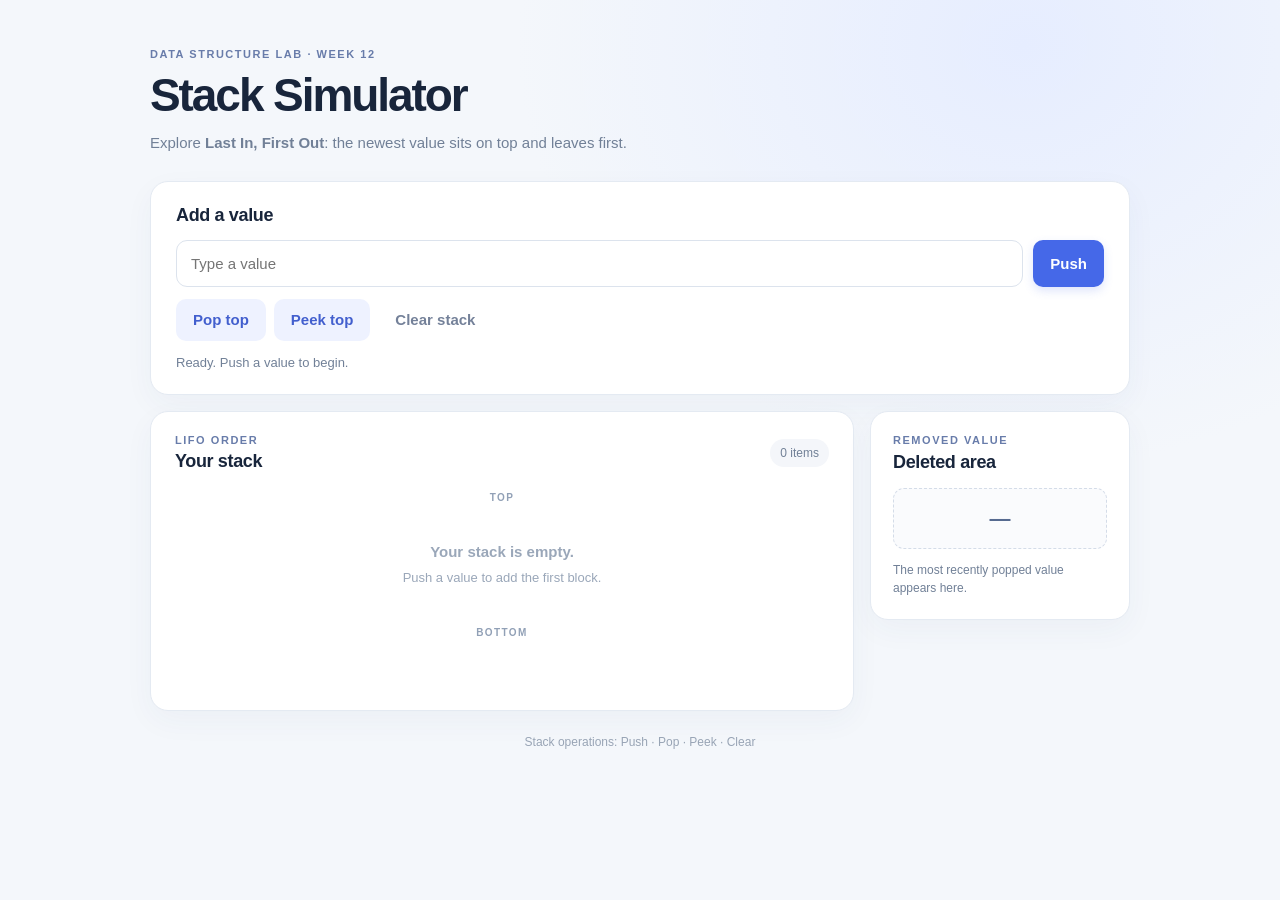
<file: index.html>
<!doctype html>
<html lang="en">
<head>
  <meta charset="utf-8">
  <meta name="viewport" content="width=device-width, initial-scale=1">
  <meta name="theme-color" content="#f4f7fb">
  <title>Stack Simulator</title>
  <link rel="stylesheet" href="styles.css">
  <script src="app.js" defer></script>
</head>
<body>
  <main class="app-shell">
    <header class="hero">
      <div class="eyebrow">DATA STRUCTURE LAB · WEEK 12</div>
      <h1>Stack Simulator</h1>
      <p>Explore <strong>Last In, First Out</strong>: the newest value sits on top and leaves first.</p>
    </header>

    <section class="controls card" aria-labelledby="controls-title">
      <h2 id="controls-title">Add a value</h2>
      <form id="value-form" class="entry-row">
        <label class="sr-only" for="value-input">Value to push</label>
        <input id="value-input" name="value" type="text" maxlength="40" placeholder="Type a value" autocomplete="off">
        <button class="button button-primary" type="submit">Push</button>
      </form>
      <div class="actions" aria-label="Stack actions">
        <button class="button button-secondary" id="pop-button" type="button">Pop top</button>
        <button class="button button-secondary" id="peek-button" type="button">Peek top</button>
        <button class="button button-quiet" id="clear-button" type="button">Clear stack</button>
      </div>
      <p id="status" class="status" role="status" aria-live="polite">Ready. Push a value to begin.</p>
    </section>

    <section class="workspace" aria-label="Stack display">
      <div class="card structure-card">
        <div class="section-heading">
          <div><div class="eyebrow">LIFO ORDER</div><h2>Your stack</h2></div>
          <span class="count" id="count">0 items</span>
        </div>
        <div class="edge-label edge-label-top">TOP</div>
        <ol class="stack-list" id="stack-list" aria-label="Stack values, top to bottom"></ol>
        <div class="empty-state" id="empty-state">Your stack is empty.<br><span>Push a value to add the first block.</span></div>
        <div class="edge-label edge-label-bottom">BOTTOM</div>
      </div>
      <aside class="card deleted-card" aria-labelledby="deleted-title">
        <div class="eyebrow">REMOVED VALUE</div>
        <h2 id="deleted-title">Deleted area</h2>
        <div id="deleted-value" class="deleted-value">—</div>
        <p>The most recently popped value appears here.</p>
      </aside>
    </section>
    <footer>Stack operations: Push · Pop · Peek · Clear</footer>
  </main>
</body>
</html>
</file>
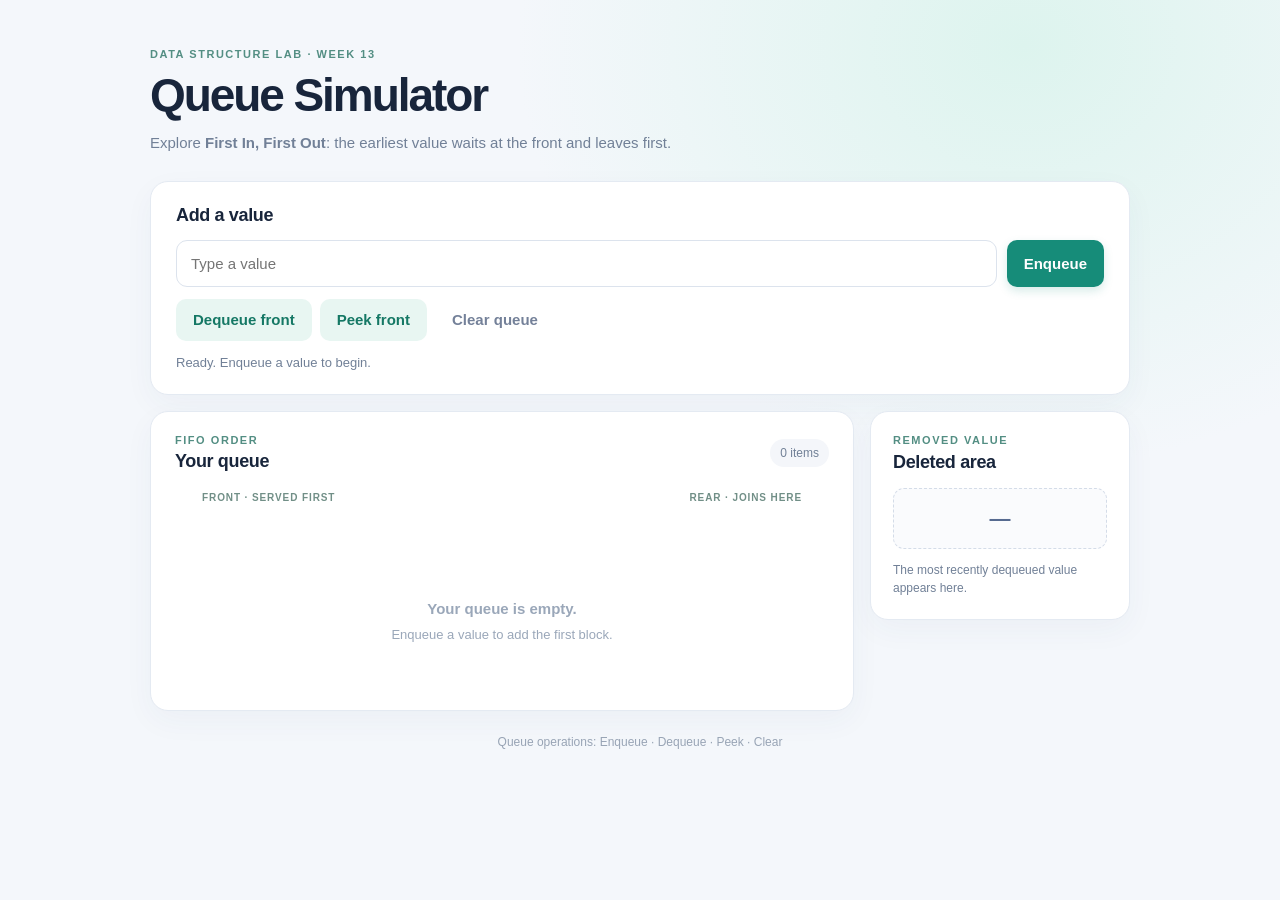
<file: queue-simulator/index.html>
<!doctype html>
<html lang="en">
<head>
  <meta charset="utf-8">
  <meta name="viewport" content="width=device-width, initial-scale=1">
  <meta name="theme-color" content="#f4f7fb">
  <title>Queue Simulator</title>
  <link rel="stylesheet" href="styles.css">
  <script src="app.js" defer></script>
</head>
<body>
  <main class="app-shell">
    <header class="hero">
      <div class="eyebrow">DATA STRUCTURE LAB · WEEK 13</div>
      <h1>Queue Simulator</h1>
      <p>Explore <strong>First In, First Out</strong>: the earliest value waits at the front and leaves first.</p>
    </header>

    <section class="controls card" aria-labelledby="controls-title">
      <h2 id="controls-title">Add a value</h2>
      <form id="value-form" class="entry-row">
        <label class="sr-only" for="value-input">Value to enqueue</label>
        <input id="value-input" name="value" type="text" maxlength="40" placeholder="Type a value" autocomplete="off">
        <button class="button button-primary" type="submit">Enqueue</button>
      </form>
      <div class="actions" aria-label="Queue actions">
        <button class="button button-secondary" id="dequeue-button" type="button">Dequeue front</button>
        <button class="button button-secondary" id="peek-button" type="button">Peek front</button>
        <button class="button button-quiet" id="clear-button" type="button">Clear queue</button>
      </div>
      <p id="status" class="status" role="status" aria-live="polite">Ready. Enqueue a value to begin.</p>
    </section>

    <section class="workspace" aria-label="Queue display">
      <div class="card structure-card">
        <div class="section-heading">
          <div><div class="eyebrow">FIFO ORDER</div><h2>Your queue</h2></div>
          <span class="count" id="count">0 items</span>
        </div>
        <div class="queue-edges"><span>FRONT · SERVED FIRST</span><span>REAR · JOINS HERE</span></div>
        <ol class="queue-list" id="queue-list" aria-label="Queue values, front to rear"></ol>
        <div class="empty-state" id="empty-state">Your queue is empty.<br><span>Enqueue a value to add the first block.</span></div>
      </div>
      <aside class="card deleted-card" aria-labelledby="deleted-title">
        <div class="eyebrow">REMOVED VALUE</div>
        <h2 id="deleted-title">Deleted area</h2>
        <div id="deleted-value" class="deleted-value">—</div>
        <p>The most recently dequeued value appears here.</p>
      </aside>
    </section>
    <footer>Queue operations: Enqueue · Dequeue · Peek · Clear</footer>
  </main>
</body>
</html>
</file>
<file: styles.css>
:root { color-scheme: light; --ink:#18253b; --muted:#718097; --line:#e4eaf2; --blue:#4568e8; --blue-dark:#3555ca; --surface:#fff; --bg:#f4f7fb; --mint:#d9f7ef; --mint-ink:#14735c; }
* { box-sizing:border-box; }
body { margin:0; min-height:100vh; background:radial-gradient(ellipse at 80% 5%,#e6edff 0,transparent 35%),var(--bg); color:var(--ink); font:15px 'Segoe UI',Arial,sans-serif; }
button,input { font:inherit; }
.app-shell { width:min(100% - 36px,980px); margin:0 auto; padding:48px 0 30px; }
.hero { margin-bottom:26px; }
.eyebrow { color:#687caa; font-size:11px; font-weight:700; letter-spacing:.14em; }
h1,h2,p { margin-top:0; }
h1 { font:800 clamp(32px,5vw,46px)/1.1 'Segoe UI',Arial,sans-serif; letter-spacing:-.045em; margin:10px 0; }
.hero p { color:var(--muted); margin-bottom:0; line-height:1.6; }
.card { background:var(--surface); border:1px solid var(--line); border-radius:18px; box-shadow:0 10px 30px #30456a0b; }
.controls { padding:23px 25px 18px; }
.controls h2,.structure-card h2,.deleted-card h2 { font:700 18px 'Segoe UI',Arial,sans-serif; letter-spacing:-.02em; margin:0 0 14px; }
.entry-row { display:flex; gap:10px; }
input { flex:1; min-width:0; height:47px; border:1px solid #dce3ed; border-radius:11px; padding:0 14px; color:var(--ink); outline:none; }
input:focus { border-color:#8097f0; box-shadow:0 0 0 3px #4568e81c; }
button { cursor:pointer; border:0; transition:transform .12s,background .12s,box-shadow .12s; }
button:active { transform:translateY(1px); }
.button { border-radius:10px; padding:0 17px; min-height:42px; font-weight:700; }
.button-primary { background:var(--blue); color:white; box-shadow:0 4px 10px #4568e82c; }
.button-primary:hover { background:var(--blue-dark); }
.button-secondary { background:#eef2ff; color:#425fce; }
.button-secondary:hover { background:#e3e9ff; }
.button-quiet { background:transparent; color:#748199; }
.button-quiet:hover { background:#f3f5f9; color:var(--ink); }
.actions { display:flex; flex-wrap:wrap; gap:8px; margin-top:12px; }
.status { min-height:21px; margin:14px 0 0; color:var(--muted); font-size:13px; }
.status[data-kind="error"] { color:#b5444f; }
.status[data-kind="success"] { color:var(--mint-ink); }
.workspace { display:grid; grid-template-columns:minmax(0,1fr) 260px; gap:16px; margin-top:16px; align-items:start; }
.structure-card { padding:22px 24px; min-height:300px; }
.section-heading { display:flex; justify-content:space-between; gap:10px; align-items:center; }
.section-heading h2 { margin:5px 0 0; }
.count { color:var(--muted); font-size:12px; background:#f4f6fa; padding:7px 10px; border-radius:20px; white-space:nowrap; }
.edge-label { text-align:center; color:#91a0b6; font-size:10px; font-weight:700; letter-spacing:.14em; }
.edge-label-top { margin:20px 0 9px; }
.edge-label-bottom { margin:10px 0 0; }
.stack-list { list-style:none; padding:0; margin:0 auto; width:min(100%,440px); display:flex; flex-direction:column; gap:7px; }
.stack-item { min-height:42px; display:flex; justify-content:space-between; align-items:center; border:1px solid #dfe6f1; border-radius:10px; padding:8px 13px; background:linear-gradient(100deg,#f7f9ff,#fff); font-weight:600; animation:arrive .2s ease-out; }
.stack-item.is-top { border-color:#7891f1; background:#eef2ff; box-shadow:0 0 0 3px #4568e812; }
.item-hint { font-size:10px; letter-spacing:.1em; color:#5672dc; font-weight:700; }
.empty-state { color:#9aa7b9; text-align:center; padding:27px 12px; line-height:1.7; font-weight:600; }
.empty-state span { font-size:13px; font-weight:400; }
.deleted-card { padding:22px; min-height:170px; }
.deleted-card h2 { margin:6px 0 15px; }
.deleted-value { display:grid; place-items:center; min-height:61px; border:1px dashed #d4dce8; border-radius:11px; color:#566a90; background:#fafbfd; font:700 21px 'Segoe UI',Arial,sans-serif; overflow-wrap:anywhere; }
.deleted-card p { color:var(--muted); font-size:12px; line-height:1.5; margin:12px 0 0; }
footer { color:#98a4b5; text-align:center; font-size:12px; margin-top:24px; }
.sr-only { position:absolute; width:1px; height:1px; padding:0; margin:-1px; overflow:hidden; clip:rect(0,0,0,0); white-space:nowrap; border:0; }
@keyframes arrive { from { opacity:0; transform:translateY(-5px); } to { opacity:1; transform:translateY(0); } }
@media(max-width:700px) { .app-shell{padding-top:30px}.workspace{grid-template-columns:1fr}.deleted-card{min-height:auto}.controls{padding:20px}.structure-card{padding:19px} }
</file>
<file: queue-simulator/styles.css>
:root { color-scheme: light; --ink:#18253b; --muted:#718097; --line:#e4eaf2; --blue:#168c79; --blue-dark:#117260; --surface:#fff; --bg:#f4f7fb; }
* { box-sizing:border-box; }
body { margin:0; min-height:100vh; background:radial-gradient(ellipse at 80% 5%,#ddf4ee 0,transparent 35%),var(--bg); color:var(--ink); font:15px 'Segoe UI',Arial,sans-serif; }
button,input { font:inherit; }
.app-shell { width:min(100% - 36px,980px); margin:0 auto; padding:48px 0 30px; }
.hero { margin-bottom:26px; }
.eyebrow { color:#538e83; font-size:11px; font-weight:700; letter-spacing:.14em; }
h1,h2,p { margin-top:0; }
h1 { font:800 clamp(32px,5vw,46px)/1.1 'Segoe UI',Arial,sans-serif; letter-spacing:-.045em; margin:10px 0; }
.hero p { color:var(--muted); margin-bottom:0; line-height:1.6; }
.card { background:var(--surface); border:1px solid var(--line); border-radius:18px; box-shadow:0 10px 30px #30456a0b; }
.controls { padding:23px 25px 18px; }
.controls h2,.structure-card h2,.deleted-card h2 { font:700 18px 'Segoe UI',Arial,sans-serif; letter-spacing:-.02em; margin:0 0 14px; }
.entry-row { display:flex; gap:10px; }
input { flex:1; min-width:0; height:47px; border:1px solid #dce3ed; border-radius:11px; padding:0 14px; color:var(--ink); outline:none; }
input:focus { border-color:#5bb3a2; box-shadow:0 0 0 3px #168c791c; }
button { cursor:pointer; border:0; transition:transform .12s,background .12s,box-shadow .12s; }
button:active { transform:translateY(1px); }
.button { border-radius:10px; padding:0 17px; min-height:42px; font-weight:700; }
.button-primary { background:var(--blue); color:white; box-shadow:0 4px 10px #168c792c; }
.button-primary:hover { background:var(--blue-dark); }
.button-secondary { background:#e8f6f2; color:#157865; }
.button-secondary:hover { background:#d9f0e9; }
.button-quiet { background:transparent; color:#748199; }
.button-quiet:hover { background:#f3f5f9; color:var(--ink); }
.actions { display:flex; flex-wrap:wrap; gap:8px; margin-top:12px; }
.status { min-height:21px; margin:14px 0 0; color:var(--muted); font-size:13px; }
.status[data-kind="error"] { color:#b5444f; }
.status[data-kind="success"] { color:#14735c; }
.workspace { display:grid; grid-template-columns:minmax(0,1fr) 260px; gap:16px; margin-top:16px; align-items:start; }
.structure-card { padding:22px 24px; min-height:300px; }
.section-heading { display:flex; justify-content:space-between; gap:10px; align-items:center; }
.section-heading h2 { margin:5px 0 0; }
.count { color:var(--muted); font-size:12px; background:#f4f6fa; padding:7px 10px; border-radius:20px; white-space:nowrap; }
.queue-edges { display:flex; justify-content:space-between; width:min(100%,600px); margin:20px auto 9px; color:#718f87; font-size:10px; font-weight:700; letter-spacing:.09em; }
.queue-list { list-style:none; padding:0; margin:0 auto; width:min(100%,600px); min-height:57px; display:flex; flex-wrap:wrap; align-content:flex-start; gap:8px; }
.queue-item { min-width:76px; min-height:49px; display:grid; place-items:center; position:relative; border:1px solid #d7e8e3; border-radius:11px; padding:10px 14px; background:linear-gradient(145deg,#f2fbf8,#fff); font-weight:700; animation:arrive .2s ease-out; overflow-wrap:anywhere; }
.queue-item.is-front { border-color:#46b8a3; background:#e6f8f3; box-shadow:0 0 0 3px #168c7914; }
.item-hint { position:absolute; top:-7px; left:50%; transform:translateX(-50%); padding:2px 6px; border-radius:10px; color:white; background:#168c79; font-size:8px; letter-spacing:.08em; }
.empty-state { color:#9aa7b9; text-align:center; padding:27px 12px; line-height:1.7; font-weight:600; }
.empty-state span { font-size:13px; font-weight:400; }
.deleted-card { padding:22px; min-height:170px; }
.deleted-card h2 { margin:6px 0 15px; }
.deleted-value { display:grid; place-items:center; min-height:61px; border:1px dashed #d4dce8; border-radius:11px; color:#566a90; background:#fafbfd; font:700 21px 'Segoe UI',Arial,sans-serif; overflow-wrap:anywhere; }
.deleted-card p { color:var(--muted); font-size:12px; line-height:1.5; margin:12px 0 0; }
footer { color:#98a4b5; text-align:center; font-size:12px; margin-top:24px; }
.sr-only { position:absolute; width:1px; height:1px; padding:0; margin:-1px; overflow:hidden; clip:rect(0,0,0,0); white-space:nowrap; border:0; }
@keyframes arrive { from { opacity:0; transform:translateY(-5px); } to { opacity:1; transform:translateY(0); } }
@media(max-width:700px) { .app-shell{padding-top:30px}.workspace{grid-template-columns:1fr}.deleted-card{min-height:auto}.controls{padding:20px}.structure-card{padding:19px}.queue-edges{font-size:8px} }
</file>
